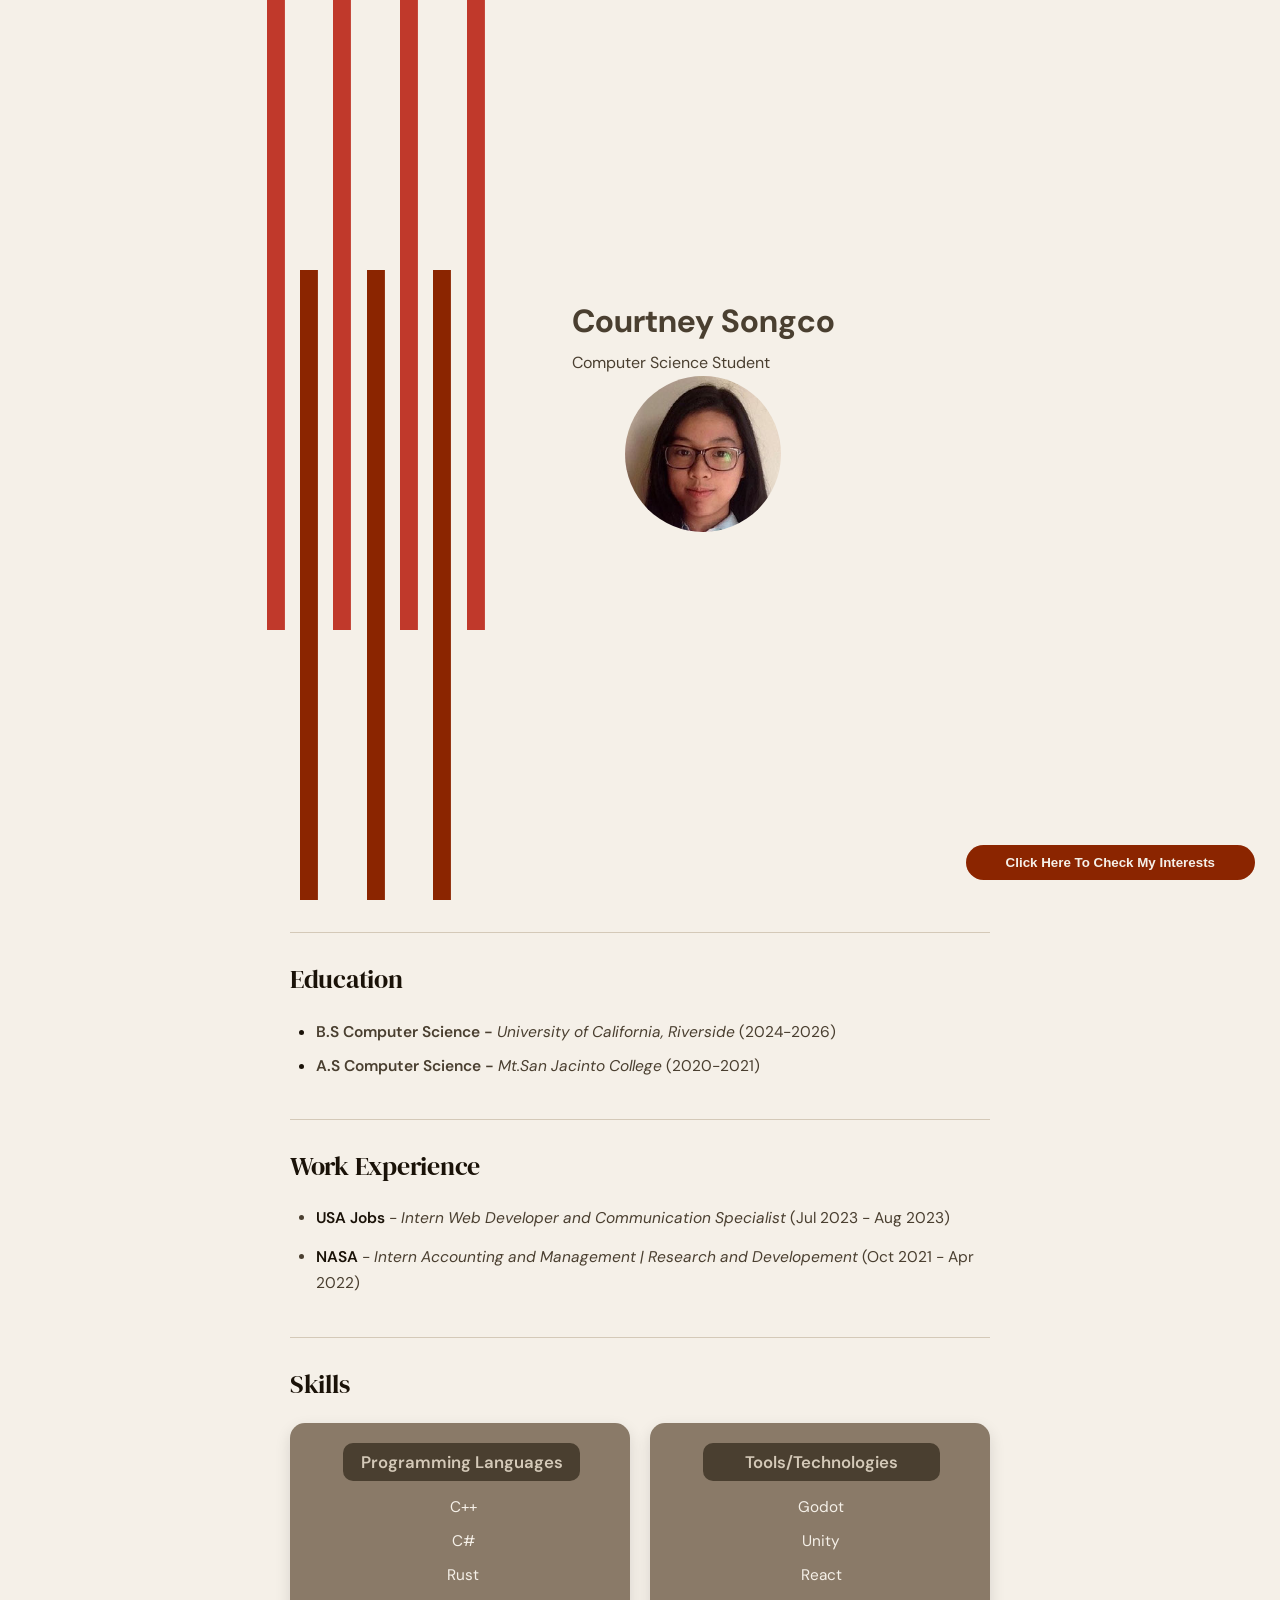
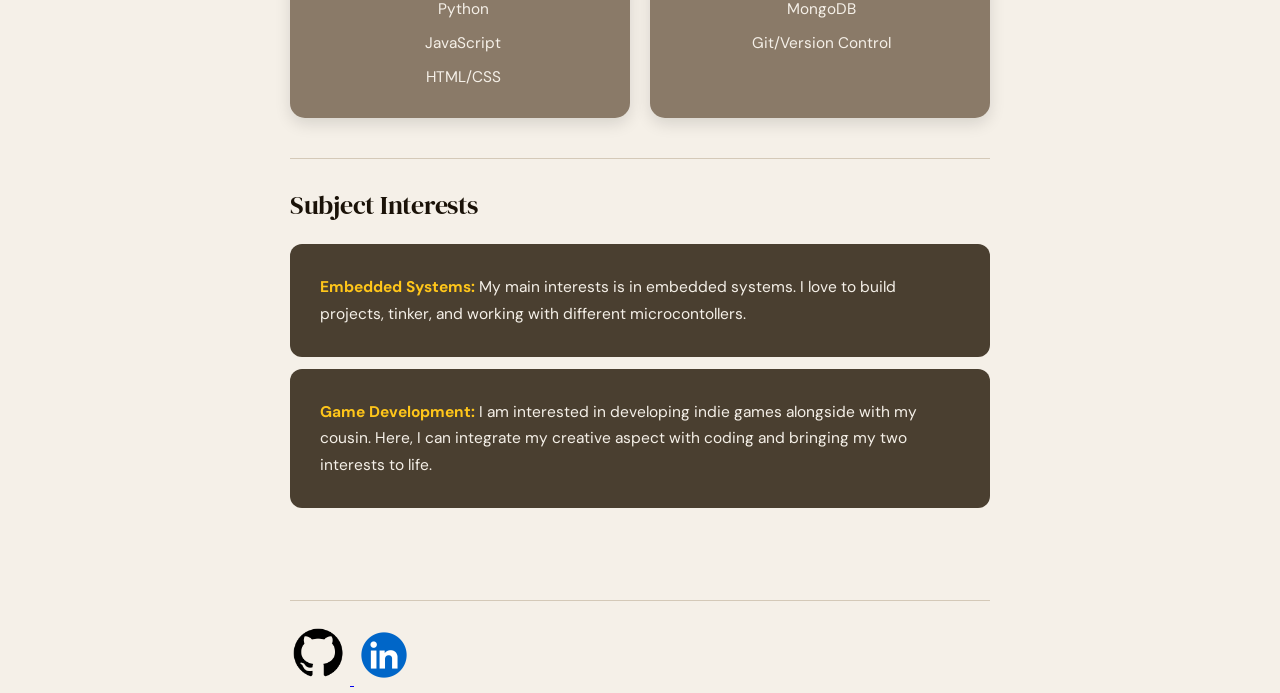
<file: index.html>
<!DOCTYPE html>
<html lang="en">
<head>
    <meta charset="UTF-8">
    <meta name="viewport" content="width=device-width, initial-scale=1.0">
    <link rel="stylesheet" href="stylesheet/general.css">
    <link rel="stylesheet" href="stylesheet/styles.css">
    <link rel="stylesheet" href="stylesheet/header.css">
    <title>Courtney Songco</title>
</head>
<body>
<header>
  <div class="top-heading" 
        style="color:var(--font-mid)">
    <h1>Courtney Songco</h1>
    <p>Computer Science Student</p>
    <img src="images/mel-prof.jpg" alt=""my image class="profile">
  </div>
</header>

    
    <div class="education container">
        <hr>
        <h2 class="section-title education">Education</h2>
            <ul class="education-list">
                <li class="education-item">
                    <p>
                        <b>B.S Computer Science - </b> 
                        <i>University of California, Riverside</i>  
                        (2024-2026)
                    </p>
                </li>
                <li class="education-item">
                    <p>
                        <b>A.S Computer Science - </b> 
                        <i>Mt.San Jacinto College</i>  
                        (2020-2021)
                    </p>
                </li>
            </ul>
    </div>

    <div class="work-exp container">
        <hr>
        <h2 class="section-title work-exp">Work Experience</h2>
         <ul class="work-list">
                <li class="work-item">
                    <p>
                        <b>USA Jobs</b> - <i>Intern</i> 
                        <i>Web Developer and Communication Specialist</i>  
                        (Jul 2023 - Aug 2023)
                    </p>
                </li>
                <li class="work-item">
                    <p>
                        <b>NASA</b> -  <i>Intern</i>
                        <i>Accounting and Management | Research and Developement</i>  
                        (Oct 2021 - Apr 2022)
                    </p>
                </li>
            </ul>
    </div>
    <div class="skills container">
        <hr>
            <h2 class="section-title skills">Skills</h2>
            <div class="skill-flex">
                <div class="skills-card">
                    <ul>
                        <li>
                            <h3 class="skill-title">
                                Programming Languages
                            </h3>
                            <ul>
                                <li>C++</li>
                                <li>C#</li>
                                <li>Rust</li>
                                <li>Python</li>
                                <li>JavaScript</li>
                                <li>HTML/CSS</li>
                            </ul>               
                        </li>
                </ul>
                </div>
                <div class="skills-card">
                    <ul>
                        <li>
                            <h3 class="skill-title">
                                Tools/Technologies
                            </h3>
                        </li>
                        <ul>
                            <li>Godot</li>
                            <li>Unity</li>
                            <li>React</li>
                            <li>MongoDB</li>
                            <li>Git/Version Control</li>
                        </ul>
                    </ul>
                </div>

            </div>

    </div>
    <div class="interests container">
        <hr>
        <h2 class="section-title subj-int">Subject Interests</h2>
        <p class="para-interests">
            <span style="color:var(--highlight);
                            font-weight:bold">Embedded Systems:</span> My main interests is in embedded systems. 
            I love to build projects, tinker, and working with different microcontollers.
        </p>
        <p class="para-interests">
            <span style="color:var(--highlight);
                            font-weight:bold">Game Development:</span> I am interested in developing indie games alongside with my cousin.
            Here, I can integrate my creative aspect with coding and bringing my two interests to life.
        </p>
    </div>
    <div class="link">
        <hr>
        <a href="https://github.com/csongco13" target="_blank"> 
            <img src="images/github-icon.png" alt="github-link-img" class="icon">
        </a>
        <a href="https://www.linkedin.com/in/courtney-s-094589200/" target="_blank">
            <img src="images/linkedin-icon.png" alt="linkedin-link-img" class="icon">
        </a>
    </div>

    <button class="btn-page">
        <a href="hobby.html" class="link-page" target="_self">Click Here To Check My Interests</a>
    </button>


</body>
</html>
</file>
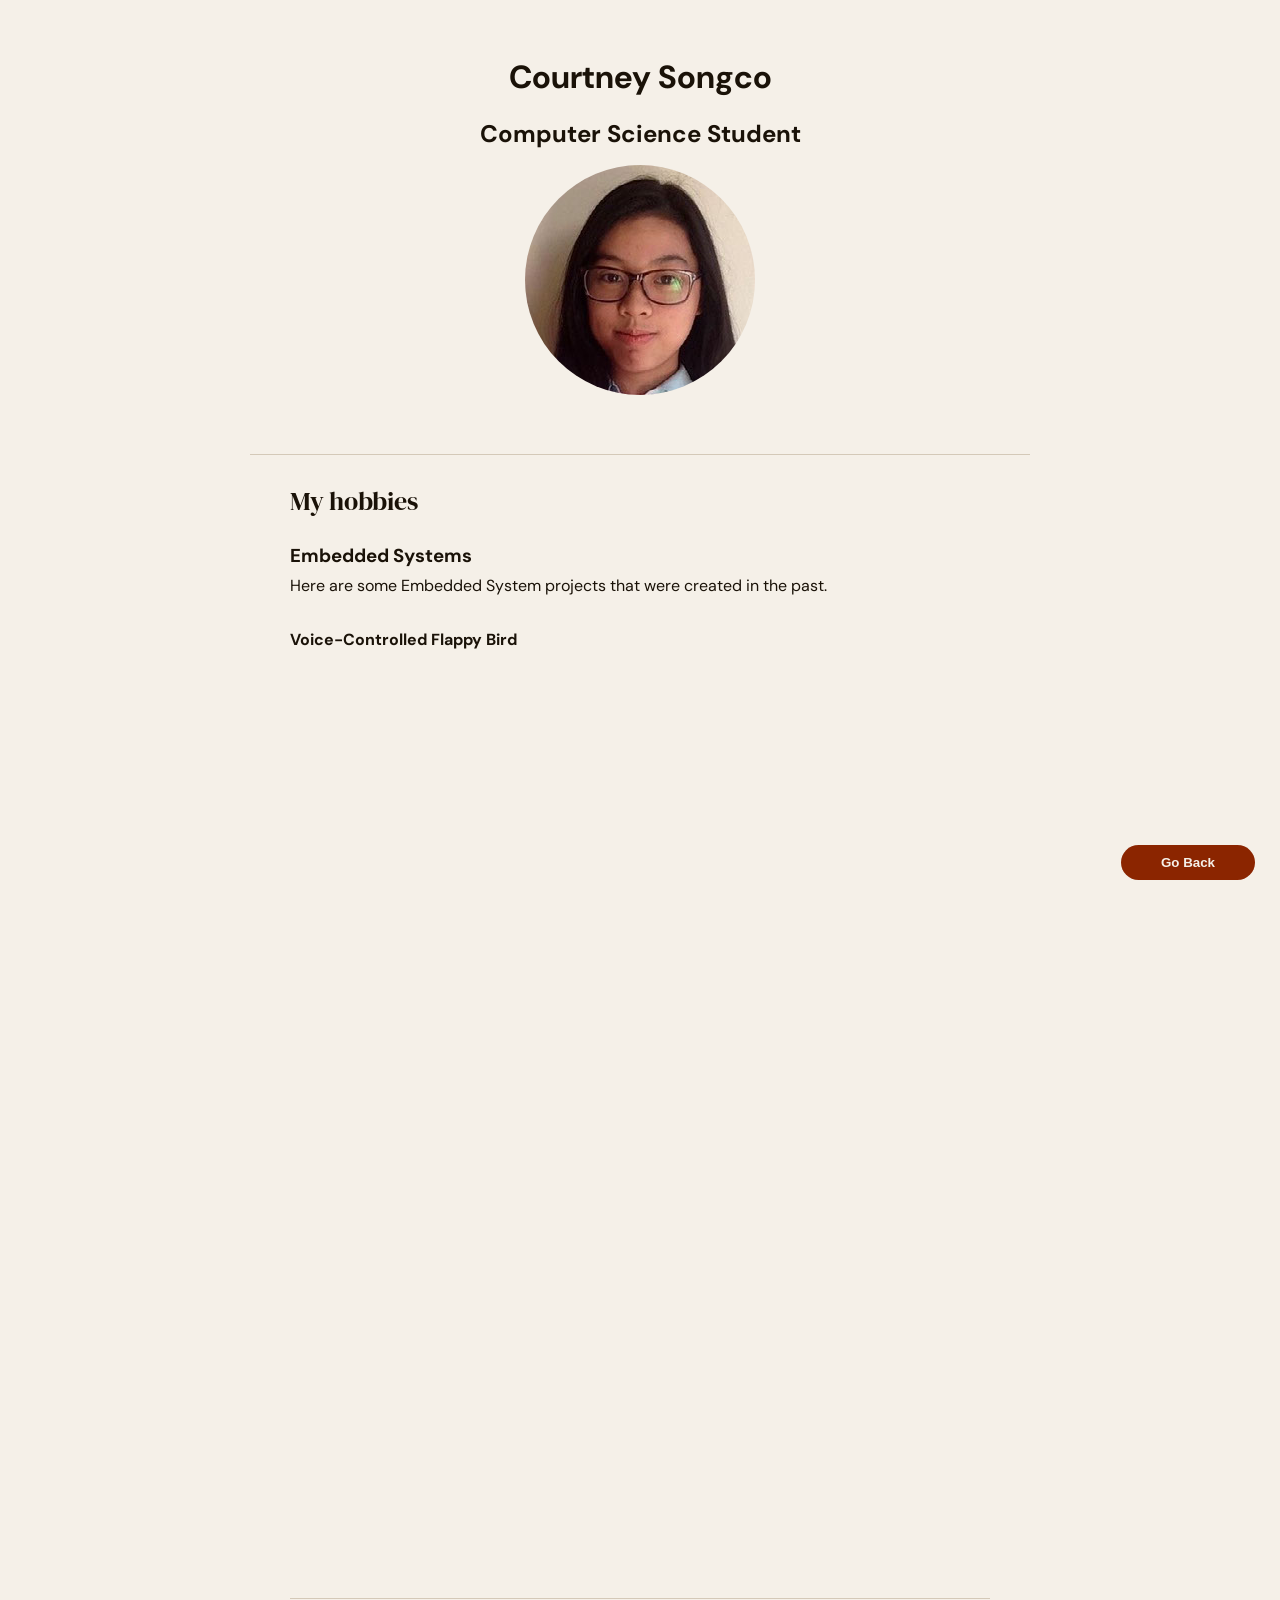
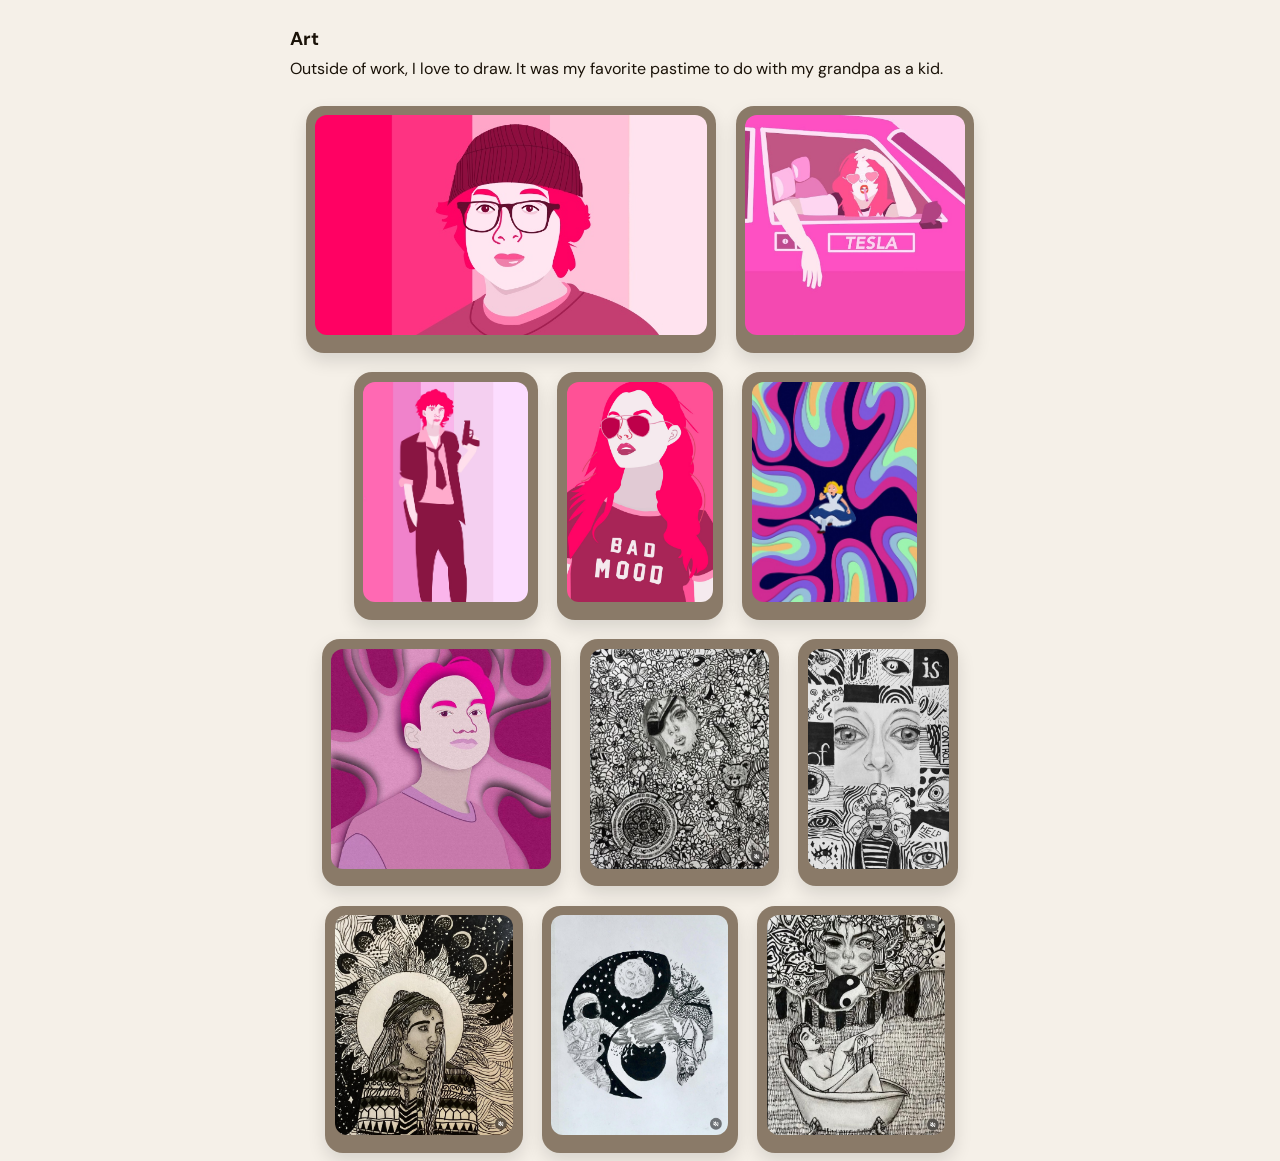
<file: hobby.html>
<!DOCTYPE html>
<html lang="en">
<head>
    <meta charset="UTF-8">
    <meta name="viewport" content="width=device-width, initial-scale=1.0">
    <link rel="stylesheet" href="stylesheet/general.css">
    <link rel="stylesheet" href="stylesheet/styles.css">
    <link rel="stylesheet" href="stylesheet/header.css">
    <title>Courtney Songco</title>
</head>
<body>
    <div class="hobby-top-heading">
        <h1>Courtney Songco</h1>
        <h2>Computer Science Student</h2>
        <img src="images/mel-prof.jpg" alt="" class="profile">
    </div>

    <br/>
    <hr/>
    <div class="container">
        <div>
            <h2 class="hobby section-title">
                My hobbies
            </h2>
            <h3 class="hobbies">
                Embedded Systems
            </h3>
            <p>
                Here are some Embedded System projects that were created in the past. 
            </p>
            <br/>
            <p class="hobby-title"><b>Voice-Controlled Flappy Bird</b></p>
            <iframe width="508" height="904" 
                src="https://www.youtube.com/embed/Ok2I-sBYQz0"
                title="EE120B FINAL CUSTOM PROJECT VOICE CONTROLLED FLAPPY BIRD" 
                frameborder="0" 
                allow="accelerometer; autoplay; clipboard-write; encrypted-media; gyroscope; picture-in-picture; web-share" 
                referrerpolicy="strict-origin-when-cross-origin" 
                allowfullscreen
                >
            </iframe>
        </div>
        <hr/>
        <h3 class="hobbies">
            Art
        </h3>
        <p>
            Outside of work, I love to draw. It was my favorite pastime to do with my grandpa as a kid.
        </p>
        <div class="drawing-flex">
            <div class="card">
                <img src="images/illustration-img-1.jpeg" alt="artist CUCO pink vector art" class="drawings">
            </div>
             <div class="card">
                <img src="images/illustration-img-2.jpg" alt="girl in tesla vector art" class="drawings">
            </div>
             <div class="card">
                <img src="images/illustration-img-3.jpeg" alt="spike spiegel cosplay vector art" class="drawings">
            </div>
             <div class="card">
                <img src="images/illustration-img-4.jpg" alt="girl in shades vector art" class="drawings">
            </div>
             <div class="card">
                <img src="images/illustration-img-5.jpg" alt="alice in wonderland paper vector art" class="drawings">
            </div>
             <div class="card">
                <img src="images/illustration-img-6.jpg" alt="paper vector art" class="drawings">
            </div>
             <div class="card">
                <img src="images/IMG_2514.PNG" alt="ink illustration" class="drawings">
            </div>
             <div class="card">
                <img src="images/IMG_2516.PNG" alt="ink illustration" class="drawings">
            </div>
             <div class="card">
              <img src="images/IMG_2517.PNG" alt="ink illustration" class="drawings">
            </div>

             <div class="card">
                <img src="images/IMG_2518.PNG" alt="ink illustration" class="drawings">
            </div>
             <div class="card">
                <img src="images/IMG_2519.PNG" alt="ink illustration" class="drawings">
            </div>
        </div>
    </div>

    <button class="btn-page">
        <a href="index.html" class="link-page" target="_self">Go Back</a>
    </button>

</body>
</html>
</file>
<file: stylesheet/general.css>
@import url('https://fonts.googleapis.com/css2?family=DM+Serif+Display:ital@0;1&family=DM+Sans:wght@300;400;500;600&display=swap');

@media (max-width: 768px) {
  .card {
    flex: 0 0 calc(50% - 1.2rem);
  }
}

@media (max-width: 480px) {
  .card {
    flex: 0 0 100%;
  }
}
:root {
  --bg:          #f5f0e8;
  --accent-soft: #e8d5d0;
  --font:         #1a1208;
  --font-mid:     #4a3f30;
  --font-light:   #8a7a68;
  --rule:        #d4c9b8;
  --link:        #8b2500;
  --link-hover:  #c0392b;
  --highlight:    #ffc61a;
}

*, *::before, *::after {
  box-sizing: border-box;
  margin: 0;
  padding: 0;
}

body {
  background-color: var(--bg);
  color: var(--font);
  font-family: 'DM Sans', sans-serif;
  font-size: 16px;
  line-height: 1.7;
  padding: 0;
  min-height: 100vh;
}

body > *:not(.top-heading) {
  max-width: 780px;
  margin-left: auto;
  margin-right: auto;
  padding-left: 2.5rem;
  padding-right: 2.5rem;
}
img
{
  height: 50%;
}

hr {
  border: none;
  border-top: 1px solid var(--rule);
  margin: 2rem 0 1.5rem;
  clear: both;
}
</file>
<file: stylesheet/styles.css>
.profile {
  display: block;
  border-radius: 60%;
  margin:auto;
  /* width: 50px;
  max-width: 150px; */
}


.section-title {
  font-family: 'DM Serif Display', serif;
  font-size: 1.65rem;
  font-weight: 400;
  color: var(--font);
  margin-bottom: 1rem;
  letter-spacing: -0.01em;
  display: flex;
  align-items: center;
  gap: 0.45rem;
}

.container {
  max-width: 780px;
  margin: 0 auto;
  padding: 0 2.5rem;
  padding-bottom: 0.5rem;
}

.interests {
  max-width: 780px;
  margin: 0 auto;
  padding: 0 2.5rem 3rem;
}

.education-list {
  list-style: disc;
  padding-left: 1.6rem;
  display: flex;
  flex-direction: column;
  gap: 0.4rem;
}

.education-item p {
  margin: 0;
  font-size: 0.97rem;
  color: var(--font-mid);
}

.education-item b {
  color: var(--ink);
  font-weight: 600;
}

.education-item i {
  color: var(--font-mid);
}

/* ── Work experience ── */
.work-exp.container ul {
  list-style: disc;
  padding-left: 1.6rem;
  display: flex;
  flex-direction: column;
  gap: 0.8rem;
}

.work-exp.container li {
  color: var(--font-mid);
  font-size: 0.97rem;
}

.work-exp.container li b {
  color: var(--font);
  font-weight: 600;
}

.work-exp.container li i {
  color: var(--font-mid);
}

.work-exp.container li ul {
  margin-top: 0.35rem;
  list-style: circle;
  padding-left: 1.4rem;
  gap: 0.25rem;
}

/* ── Skills ── */

.skill-flex
{
  display: flex;
  flex-wrap: wrap;
  gap: 1.2rem;
  margin-top: 0.5rem;
}

.skills-card
{
  flex: 1 1;
  background-color: var(--font-light);
  color: var(--rule);
  border-radius: 15px;
  padding: 20px 50px;
  box-shadow: 0 6px 16px rgba(0,0,0,0.12);
  transition: transform 0.25s ease, 
        box-shadow 0.25s ease,
        background-color 0.25s ease;
}

.skills-card:hover {
    transform: translateY(-6px);
    box-shadow: 0 12px 26px rgba(0,0,0,0.18);
    /* background-color: ; */
}
.skills-card h3 {
  margin: 0 0 0.8rem 0;
  font-size: 1.05rem;
  font-weight: 600;
  color: #d4c9b8;
}

.skills-card ul {
  list-style: none;
  padding: 0;
  margin: 0;
  font: bolder;
  color: var(--bg);
}

.skills-card li {
  font-size: 0.96rem;
  color: var(--bg);
  margin-bottom: 0.5rem;
  padding-left: 0.2rem;
  text-align: center;

}

.skill-title
{
  font: bold;
  padding: 0.3rem;
  background-color: var(--font-mid);
  border-radius: 10px;
  text-align: center;
}

.drawing-flex {
  display: flex;
  flex-wrap: wrap;
  gap: 1.2rem;
  justify-content: center;
  margin-top: 1.5rem;
}


.para-interests {
  font-size: 0.97rem;
  color: var(--bg);
  margin-bottom: 0.75rem;
  max-width: 65ch;
  padding: 30px;
  background-color: var(--font-mid);
  border-radius: 12px;
}

.small-image {
  max-width: 50px;
  width: 40px;
  transition: transform 0.2s ease, opacity 0.2s ease;
  opacity: 0.85;
}

.small-image:hover {
  transform: translateY(-3px);
  opacity: 1;
}

/* Links
a {
  color: var(--link);
  text-decoration: none;
  border-bottom: 1px solid var(--accent-soft);
  transition: color 0.15s ease, border-color 0.15s ease;
}

a:hover {
  color: var(--link-hover);
  border-bottom-color: var(--link-hover);
} */

.social-links {
  display: flex;
  gap: 1.2rem;
  align-items: center;
  padding: 1rem 2.5rem 2.5rem;
  max-width: 780px;
  margin: 0 auto;
}

.container::after,
.interests::after {
  content: '';
  display: table;
  clear: both;
}

.icon
{
    width:60px;
}

.btn-page
{
  position: fixed;
  z-index: 1000;
  bottom: 20px;
  right: 25px;
  padding: 10px;
  border-radius: 50px;
  border: none;
  background-color: var(--link);
  transition: all ease-out 0.3s;
  cursor: pointer;
}

.btn-page:hover
{
  background-color: var(--link-hover);

}

.link-page
{
  color: var(--bg);
  text-decoration: none;
  font-weight: bold;
}


.card {
  flex: 0 0 1; 
  background-color: var(--font-light);
  border-radius: 18px;
  padding: 0.6rem;
  box-sizing: border-box;
  overflow: hidden;

  box-shadow: 0 8px 18px rgba(0, 0, 0, 0.12);
  transition: transform 0.3s ease, box-shadow 0.3s ease;
}

.card:hover {
  transform: translateY(-6px) scale(1.02);
  box-shadow: 0 14px 26px rgba(0, 0, 0, 0.18);
}

.drawings {
  width: 100%;
  height: 220px;
  object-fit: cover;
  border-radius: 12px;

  transition: transform 0.3s ease, opacity 0.3s ease;
}

.card:hover .drawings {
  transform: scale(1.05);
  opacity: 0.95;
}
</file>
<file: stylesheet/header.css>
header {
  height: 50vh;
  box-sizing: border-box;
  display: flex;
  flex-direction: column;
  justify-content: flex-end;
  align-items: center;
  position: relative;
  background-color: var(--bg);
}

@keyframes showBars {
  0% { opacity: 0; background-position: -400% 7%, 500% 21%, -400% 35%, 500% 49%, -400% 63%, 500% 77%, -400% 91% ; }
  14% { background-position: 0% 7%, 500% 21%, -400% 35%, 500% 49%, -400% 63%, 500% 77%, -400% 91% ; }
  28% { background-position: 0% 7%, 100% 21%, -400% 35%, 500% 49%, -400% 63%, 500% 77%, -400% 91% ; }
  42% { background-position: 0% 7%, 100% 21%,    0% 35%, 500% 49%, -400% 63%, 500% 77%, -400% 91% ; }
  56% { background-position: 0% 7%, 100% 21%,    0% 35%, 100% 49%, -400% 63%, 500% 77%, -400% 91% ; }
  70% { background-position: 0% 7%, 100% 21%,    0% 35%, 100% 49%,    0% 63%, 500% 77%, -400% 91% ; }
  84% { background-position: 0% 7%, 100% 21%,    0% 35%, 100% 49%,    0% 63%, 100% 77%, -400% 91% ; }
  98%, 100% { opacity: 1; background-position: 0% 7%, 100% 21%, 0% 35%, 100% 49%, 0% 63%, 100% 77%, 0% 91%; }
}

header::after {
  content: "";
  width: 100%;
  height: 20vh;
  position: absolute;
  top: 0;
  left: 0;
  background-color: inherit;
  background-repeat: no-repeat;
  background-size: 70% 7%;
  background-image:
    linear-gradient(var(--link-hover),var(--link-hover)),
    linear-gradient(var(--link),var(--link)),
    linear-gradient(var(--link-hover),var(--link-hover)),
    linear-gradient(var(--link),var(--link)),
    linear-gradient(var(--link-hover),var(--link-hover)),
    linear-gradient(var(--link),var(--link)),
    linear-gradient(var(--link-hover),var(--link-hover));
  background-position: 0% 7%, 100% 21%, 0% 35%, 100% 49%, 0% 63%, 100% 77%, 0% 91%;
  animation: showBars 3.5s;
}

@keyframes showText {
  0% { opacity: 0; transform: translate(0, -100%); }
  20% { opacity: 0; }
  100% { opacity: 1; transform: translate(0, 0); }
}

header > .top-heading {
  position: relative;
  transform: translate(-100%, 0);
  opacity: 0;
  animation: showText 2s 1;
  animation-fill-mode: forwards;
  animation-delay: 3.5s;
  text-align: center;
}

@media all and (min-width: 768px) {

  @keyframes showBarsBig {
    0% { opacity: 0; background-position: 7% -400%, 21% 500%, 35% -400%, 49% 500%, 63% -400%, 77% 500%, 91% -400%; }
    14% { background-position: 7% 0%, 21% 500%, 35% -400%, 49% 500%, 63% -400%, 77% 500%, 91% -400%; }
    28% { background-position: 7% 0%, 21% 100%, 35% -400%, 49% 500%, 63% -400%, 77% 500%, 91% -400%; }
    42% { background-position: 7% 0%, 21% 100%, 35% 0%, 49% 500%, 63% -400%, 77% 500%, 91% -400%; }
    56% { background-position: 7% 0%, 21% 100%, 35% 0%, 49% 100%, 63% -400%, 77% 500%, 91% -400%; }
    70% { background-position: 7% 0%, 21% 100%, 35% 0%, 49% 100%, 63% 0%, 77% 500%, 91% -400%; }
    84% { background-position: 7% 0%, 21% 100%, 35% 0%, 49% 100%, 63% 0%, 77% 100%, 91% -400%; }
    98%, 100% { opacity: 1; background-position: 7% 0%, 21% 100%, 35% 0%, 49% 100%, 63% 0%, 77% 100%, 91% 0%; }
  }

  @keyframes showTextBig {
    0% { opacity: 0; transform: translate(-100%, 0); }
    20% { opacity: 0; }
    100% { opacity: 1; transform: translate(0vw, 0); }
  }

  header {
    height: 100vh;
    flex-direction: column;
    align-items: flex-start;
    justify-content: center;
  }

  header::after {
    width: 20vw;
    height: 100%;
    background-size: 7% 70%;
    background-position: 
      7% 0%, 21% 100%, 35% 0%, 49% 100%, 63% 0%, 77% 100%, 91% 0%;
    animation-name: showBarsBig;
  }

  header > .top-heading {
    animation-name: showTextBig;
    margin-left: 22vw;
    text-align: left;
  }
}

@media (prefers-reduced-motion) {
  header::after {
    animation: none !important;
  }
  
  @keyframes showTextReduced {
    0% { opacity: 0; }
    100% { opacity: 1; }
  }
  
  
  header > .top-heading {
    transform: translate(0,0);
    animation-name: showTextReduced;
    animation-delay: 0.5s !important;
  }
}

.hobby-top-heading
{
  align-items: center;
  text-align: center;
  padding-left: 10px;
  margin-top: 50px;
}
.hobby-top-heading>*
{
  margin-top: 10px;;
}
</file>
